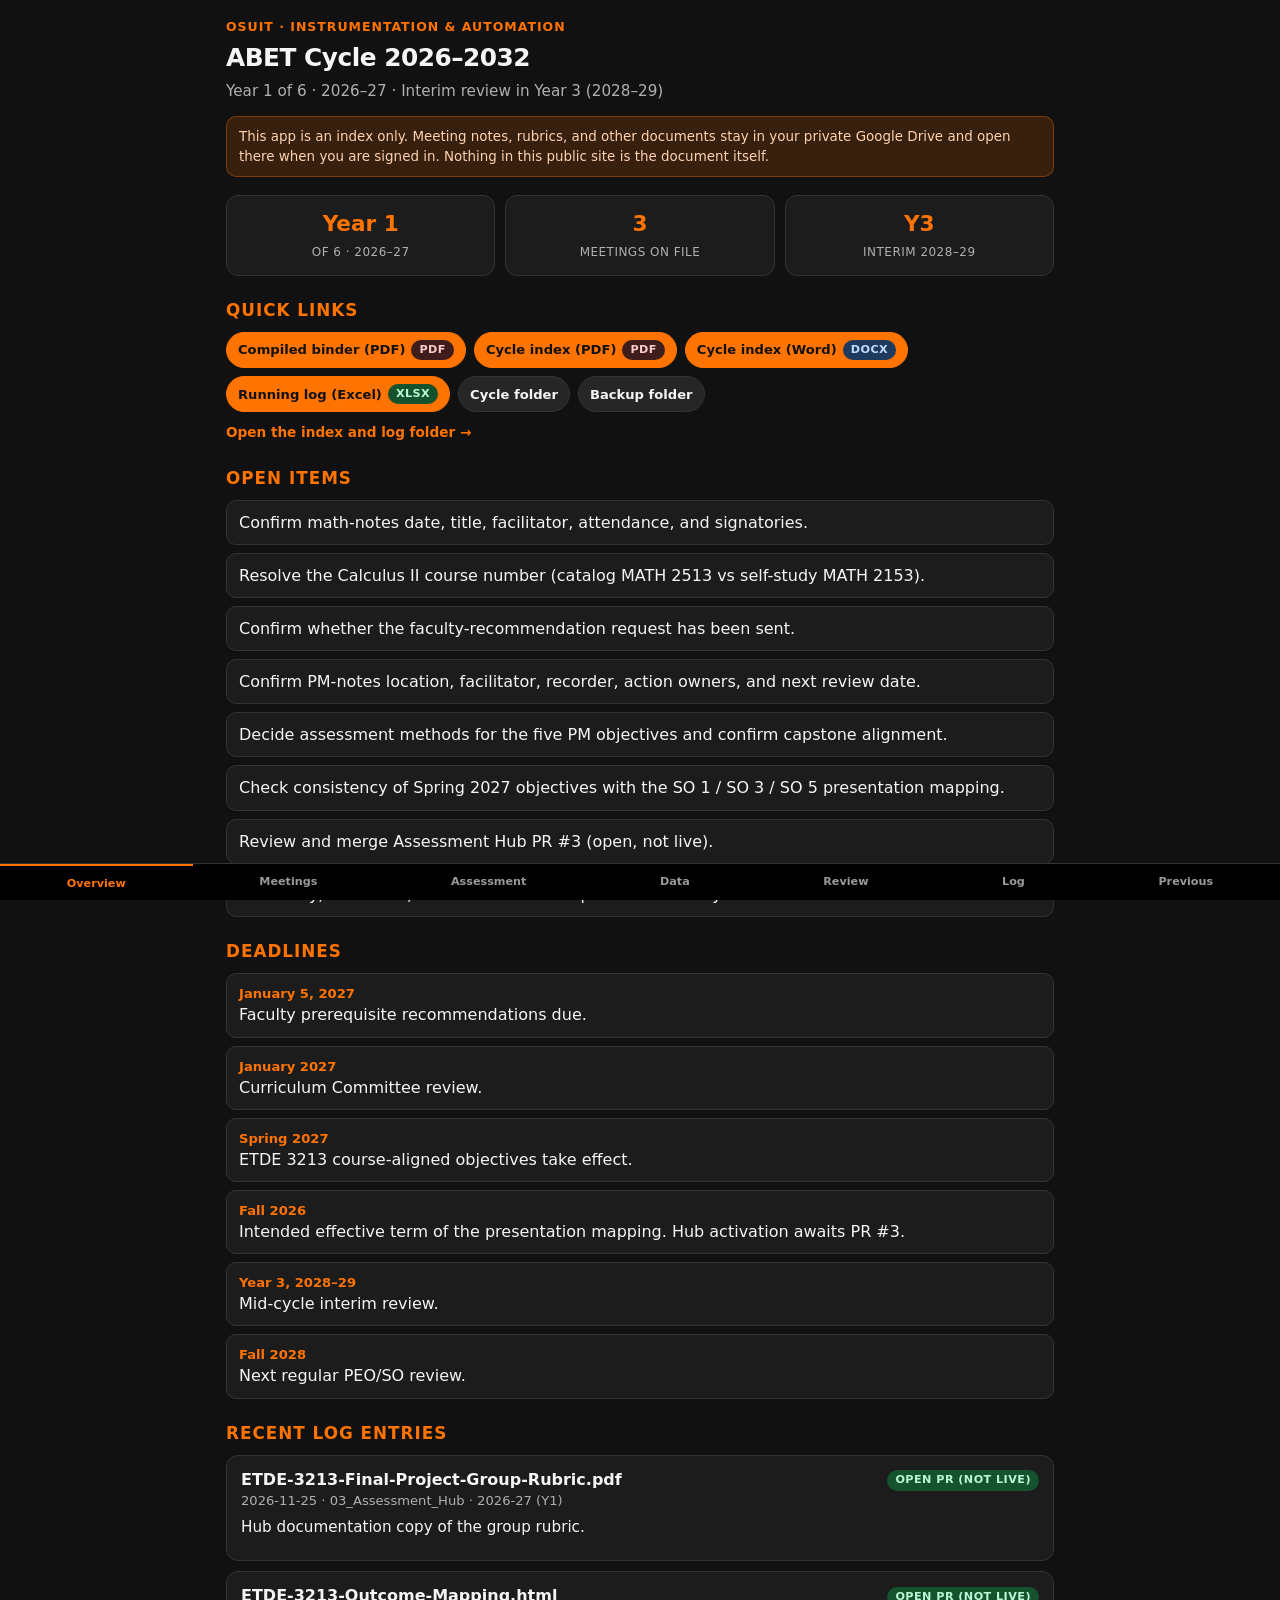
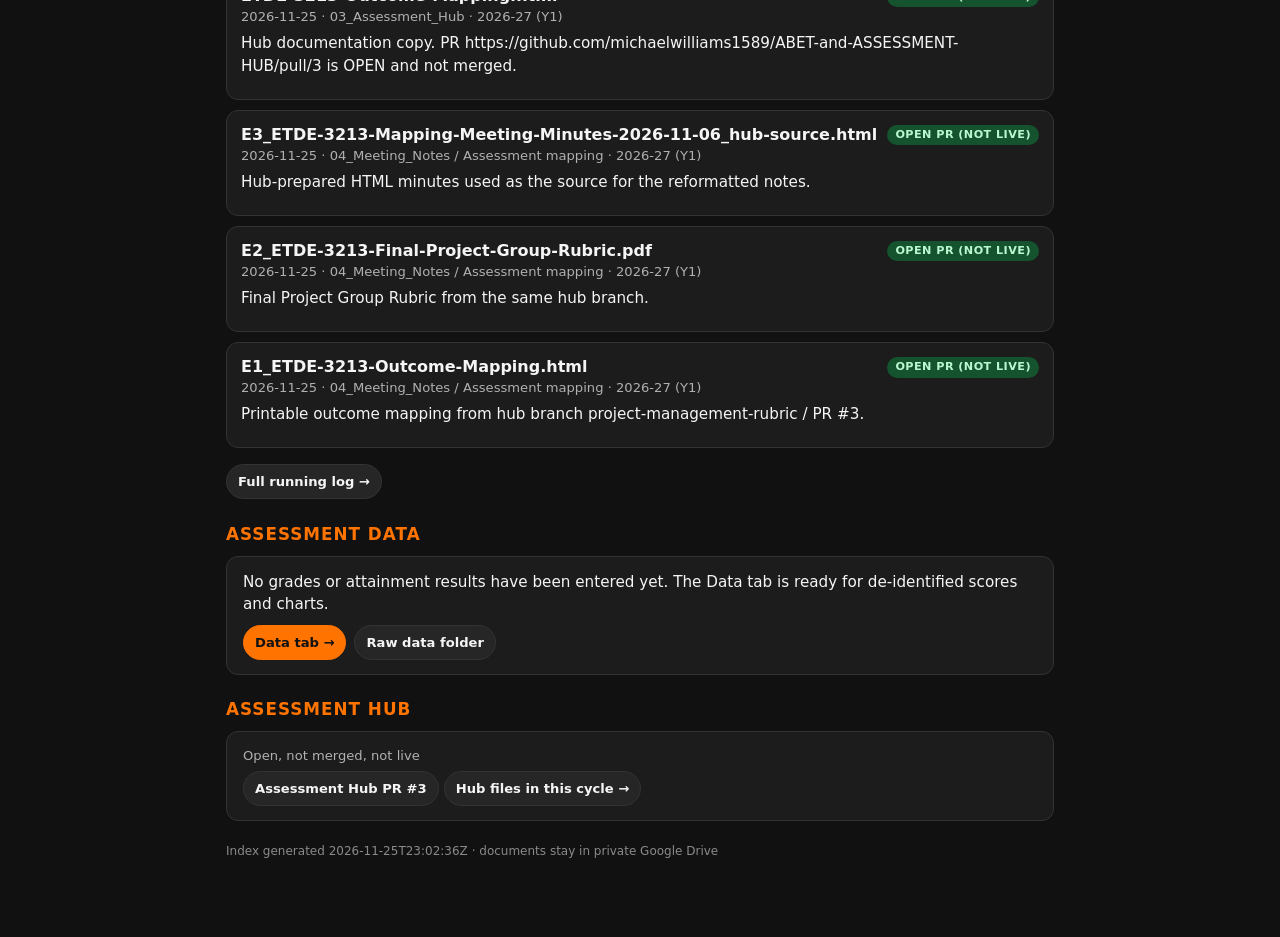
<file: index.html>
<!doctype html>
<html lang="en">
<head>
<meta charset="utf-8">
<meta name="viewport" content="width=device-width, initial-scale=1, viewport-fit=cover">
<meta name="robots" content="noindex, nofollow">
<meta name="theme-color" content="#111111">
<meta name="application-name" content="ABET File">
<meta name="apple-mobile-web-app-capable" content="yes">
<meta name="mobile-web-app-capable" content="yes">
<meta name="apple-mobile-web-app-status-bar-style" content="black-translucent">
<meta name="apple-mobile-web-app-title" content="ABET File">
<link rel="manifest" href="manifest.json?v=3">
<link rel="apple-touch-icon" href="icons/apple-touch-icon.png?v=3">
<link rel="icon" type="image/png" sizes="32x32" href="icons/favicon-32.png?v=3">
<link rel="icon" href="icons/favicon.ico?v=3">
<title>ABET File · Overview</title>
<link rel="stylesheet" href="common.css?v=3">
</head>
<body>
<p class="kicker">OSUIT · Instrumentation &amp; Automation</p>
<h1>ABET Cycle 2026–2032</h1>
<p class="sub">Year 1 of 6 · 2026–27 · Interim review in Year 3 (2028–29)</p>
<p class="privacy">This app is an index only. Meeting notes, rubrics, and other documents stay in your private Google Drive and open there when you are signed in. Nothing in this public site is the document itself.</p>
<main id="app">Loading…</main>
<script src="data.js?v=3"></script>
<script src="common.js?v=3"></script>
</body>
</html>
</file>
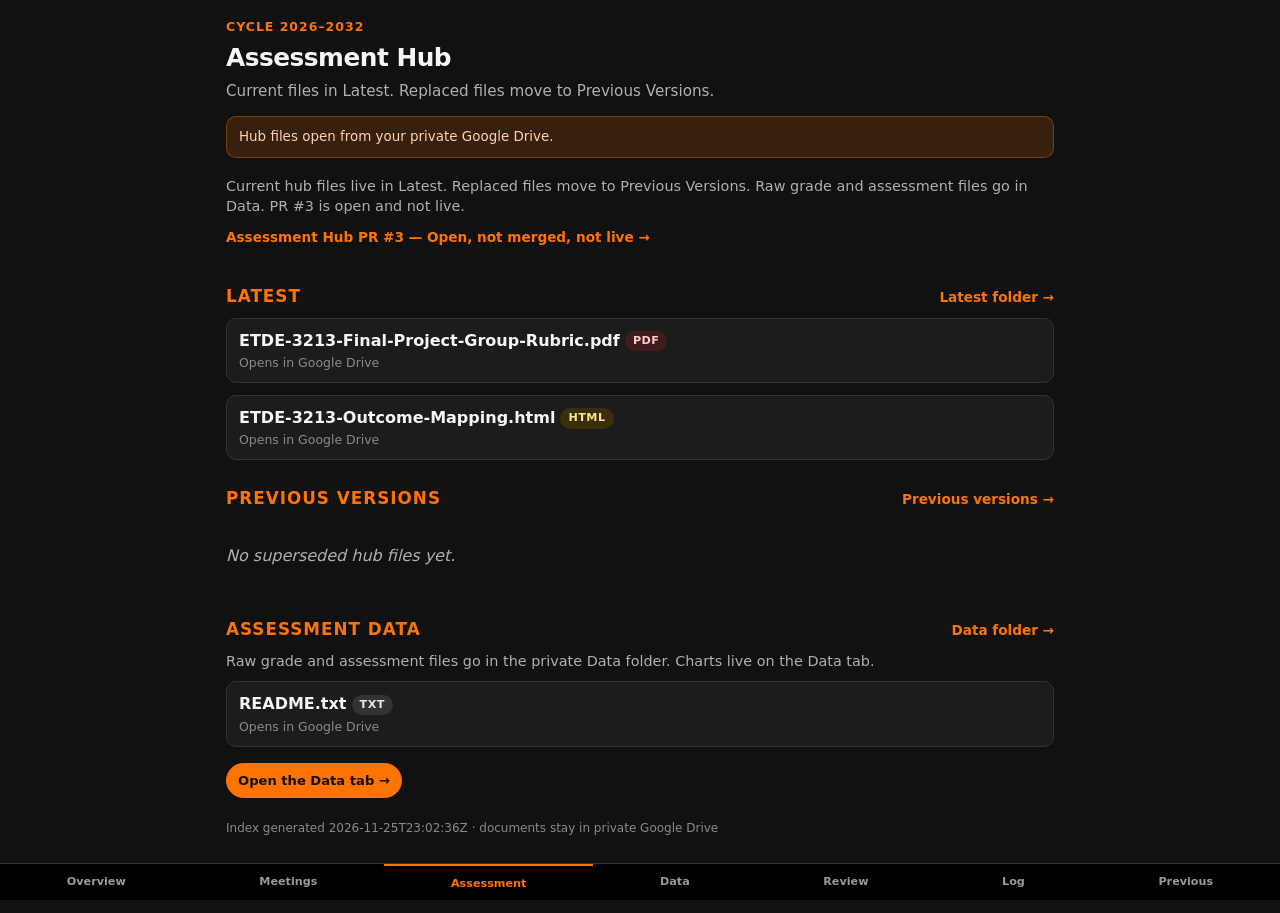
<file: assessment.html>
<!doctype html>
<html lang="en">
<head>
<meta charset="utf-8">
<meta name="viewport" content="width=device-width, initial-scale=1, viewport-fit=cover">
<meta name="robots" content="noindex, nofollow">
<meta name="theme-color" content="#111111">
<meta name="application-name" content="ABET File">
<meta name="apple-mobile-web-app-capable" content="yes">
<meta name="mobile-web-app-capable" content="yes">
<meta name="apple-mobile-web-app-status-bar-style" content="black-translucent">
<meta name="apple-mobile-web-app-title" content="ABET File">
<link rel="manifest" href="manifest.json?v=3">
<link rel="apple-touch-icon" href="icons/apple-touch-icon.png?v=3">
<link rel="icon" type="image/png" sizes="32x32" href="icons/favicon-32.png?v=3">
<link rel="icon" href="icons/favicon.ico?v=3">
<title>ABET File · Assessment Hub</title>
<link rel="stylesheet" href="common.css?v=3">
</head>
<body>
<p class="kicker">Cycle 2026–2032</p>
<h1>Assessment Hub</h1>
<p class="sub">Current files in Latest. Replaced files move to Previous Versions.</p>
<p class="privacy">Hub files open from your private Google Drive.</p>
<main id="app">Loading…</main>
<script src="data.js?v=3"></script>
<script src="common.js?v=3"></script>
</body>
</html>
</file>
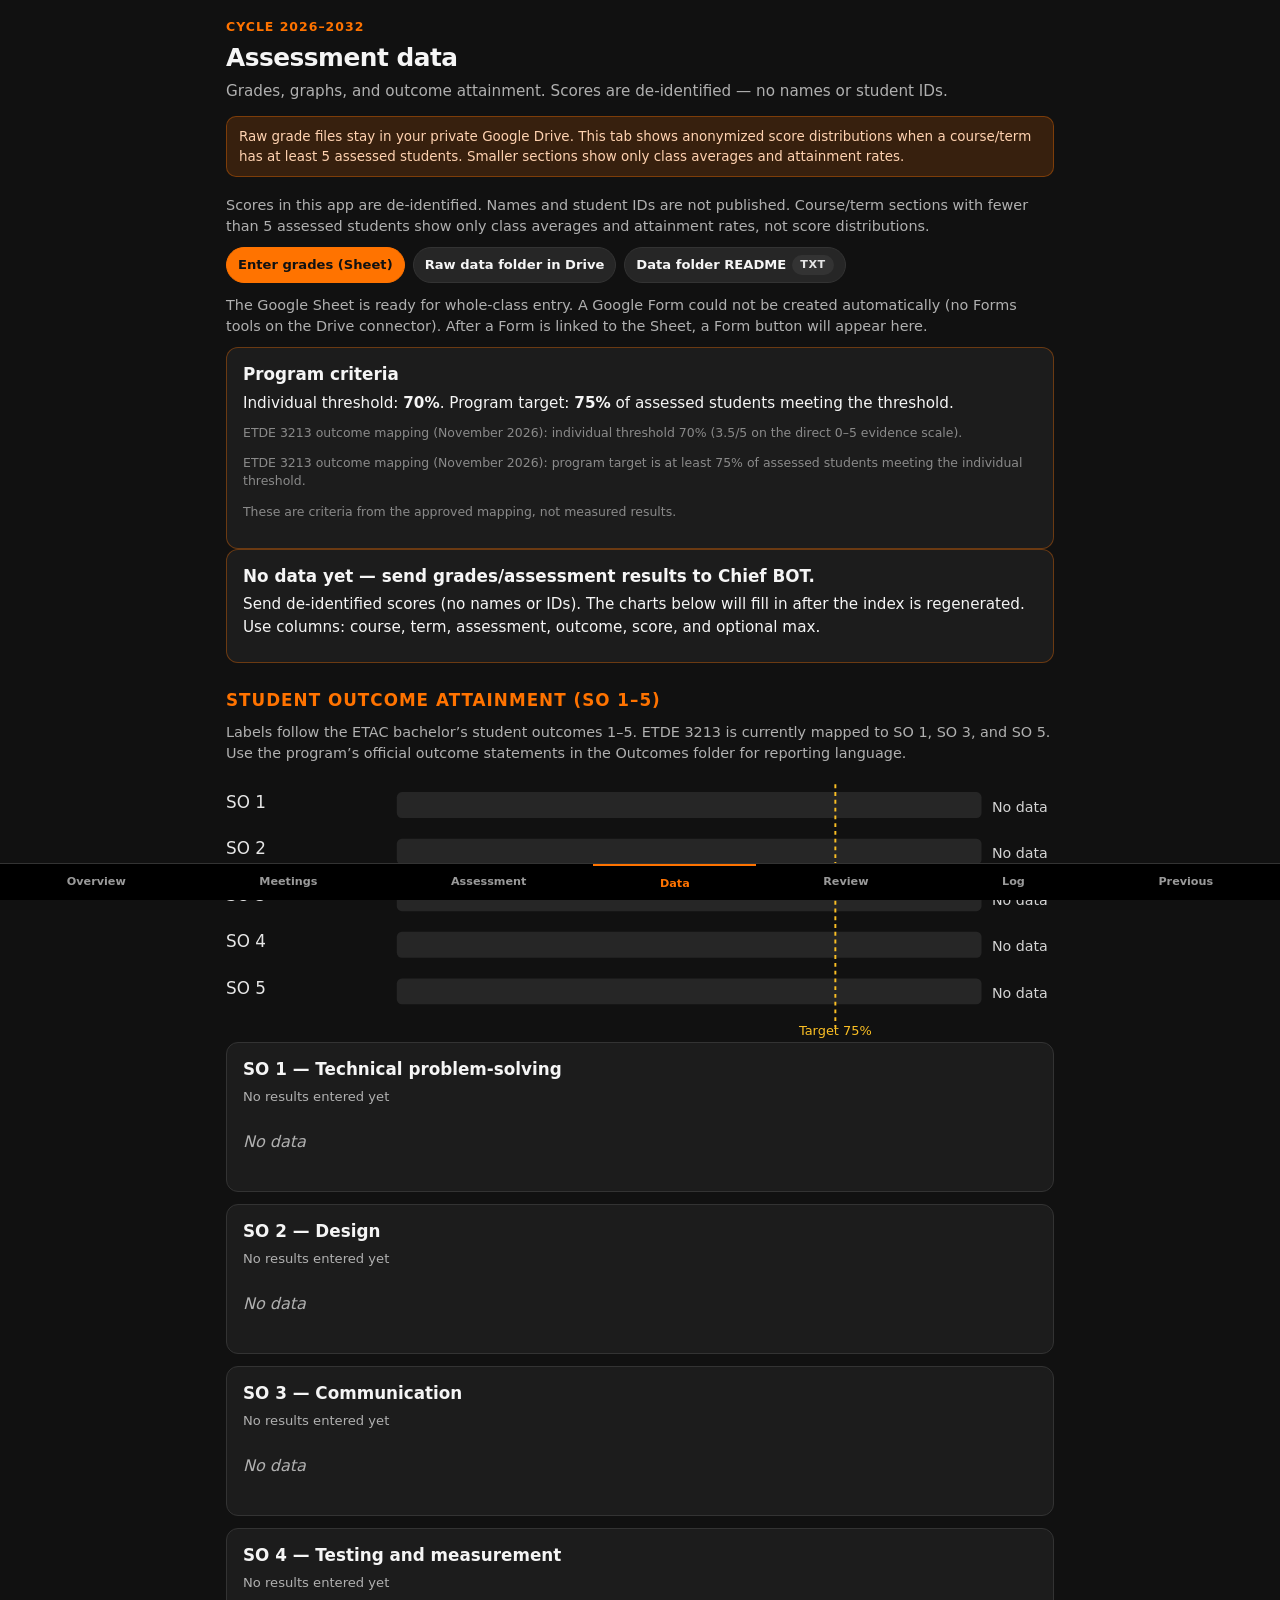
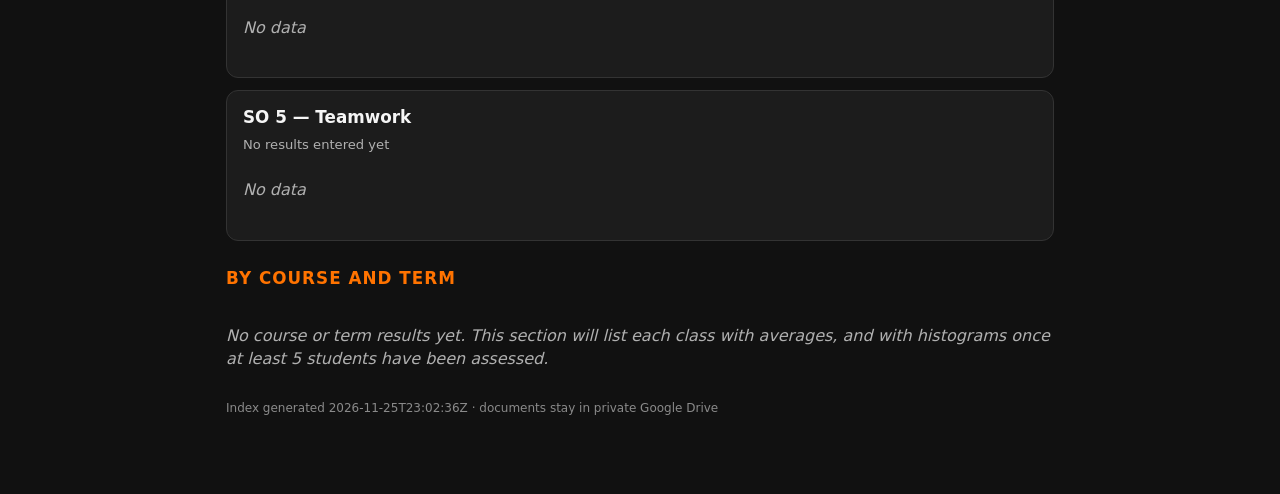
<file: data.html>
<!doctype html>
<html lang="en">
<head>
<meta charset="utf-8">
<meta name="viewport" content="width=device-width, initial-scale=1, viewport-fit=cover">
<meta name="robots" content="noindex, nofollow">
<meta name="theme-color" content="#111111">
<meta name="application-name" content="ABET File">
<meta name="apple-mobile-web-app-capable" content="yes">
<meta name="mobile-web-app-capable" content="yes">
<meta name="apple-mobile-web-app-status-bar-style" content="black-translucent">
<meta name="apple-mobile-web-app-title" content="ABET File">
<link rel="manifest" href="manifest.json?v=3">
<link rel="apple-touch-icon" href="icons/apple-touch-icon.png?v=3">
<link rel="icon" type="image/png" sizes="32x32" href="icons/favicon-32.png?v=3">
<link rel="icon" href="icons/favicon.ico?v=3">
<title>ABET File · Assessment Data</title>
<link rel="stylesheet" href="common.css?v=3">
</head>
<body>
<p class="kicker">Cycle 2026–2032</p>
<h1>Assessment data</h1>
<p class="sub">Grades, graphs, and outcome attainment. Scores are de-identified — no names or student IDs.</p>
<p class="privacy">Raw grade files stay in your private Google Drive. This tab shows anonymized score distributions when a course/term has at least 5 assessed students. Smaller sections show only class averages and attainment rates.</p>
<main id="app">Loading…</main>
<script src="data.js?v=3"></script>
<script src="common.js?v=3"></script>
</body>
</html>
</file>
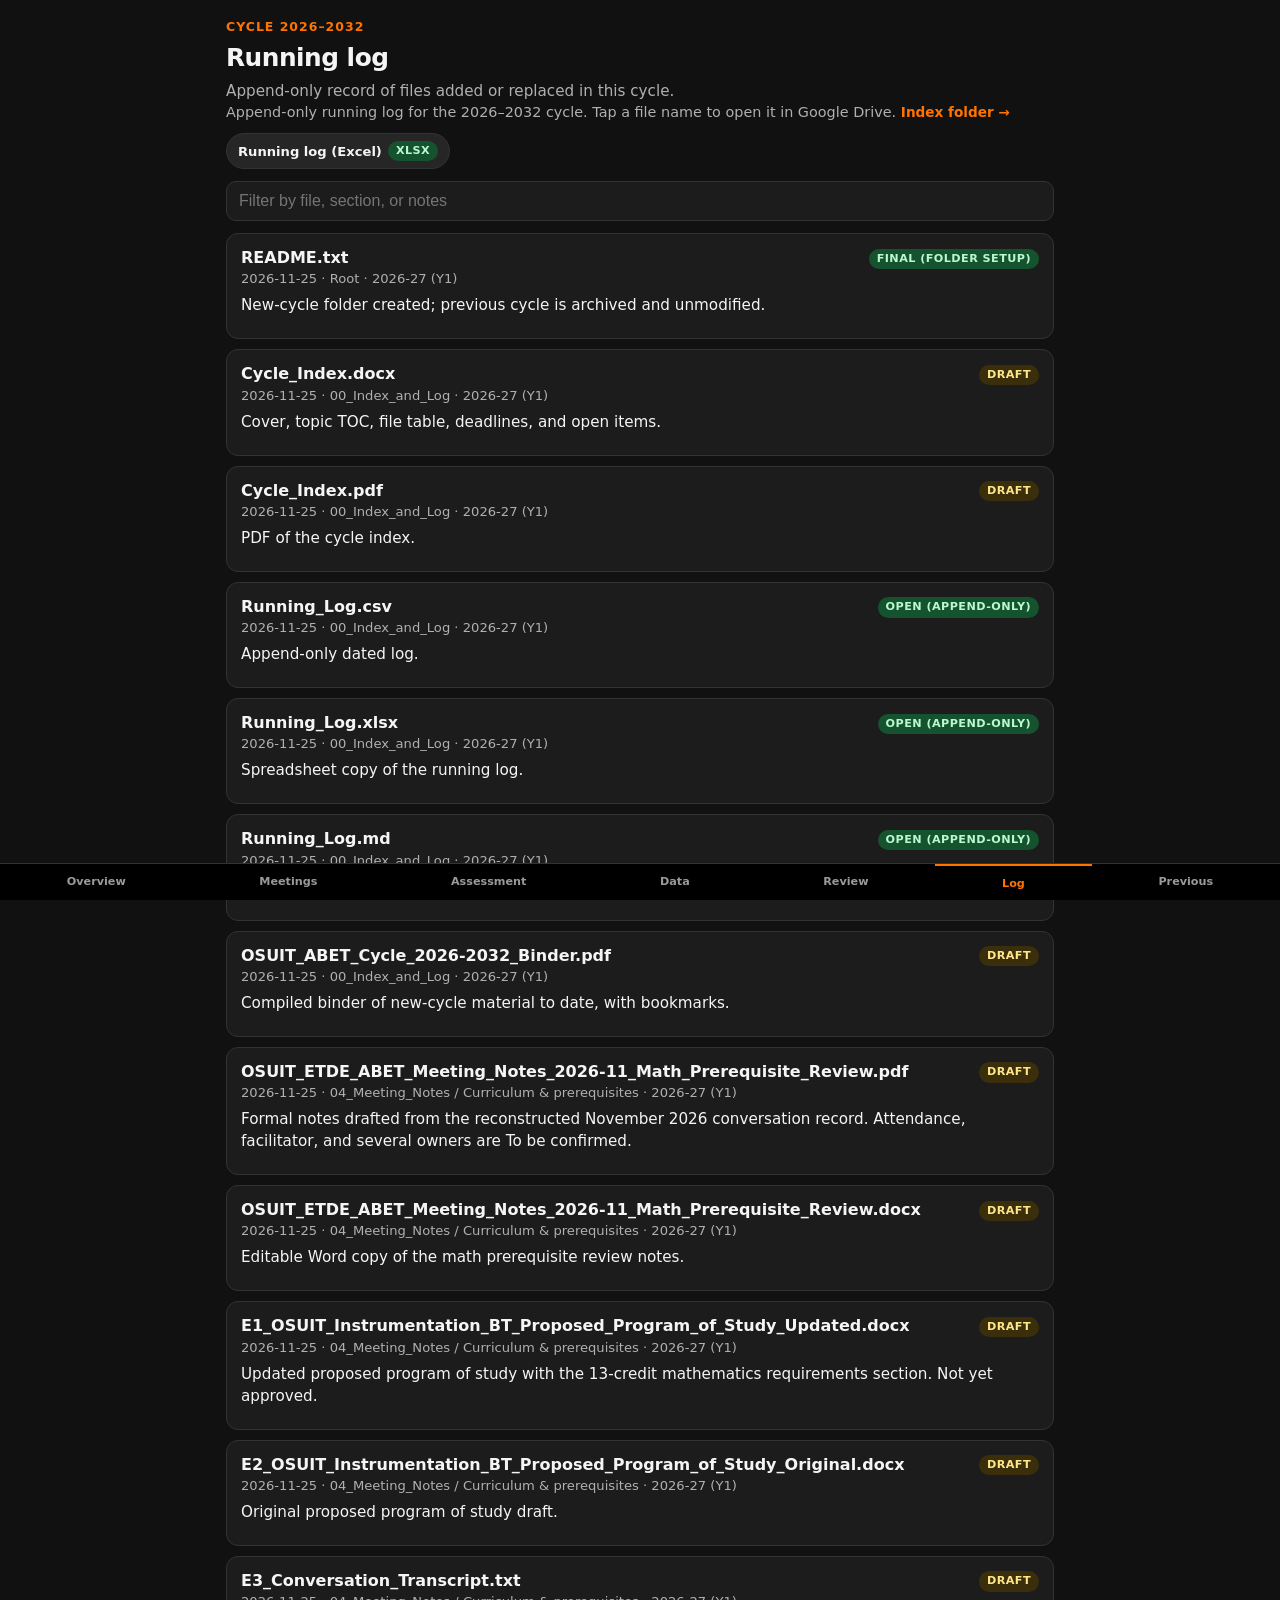
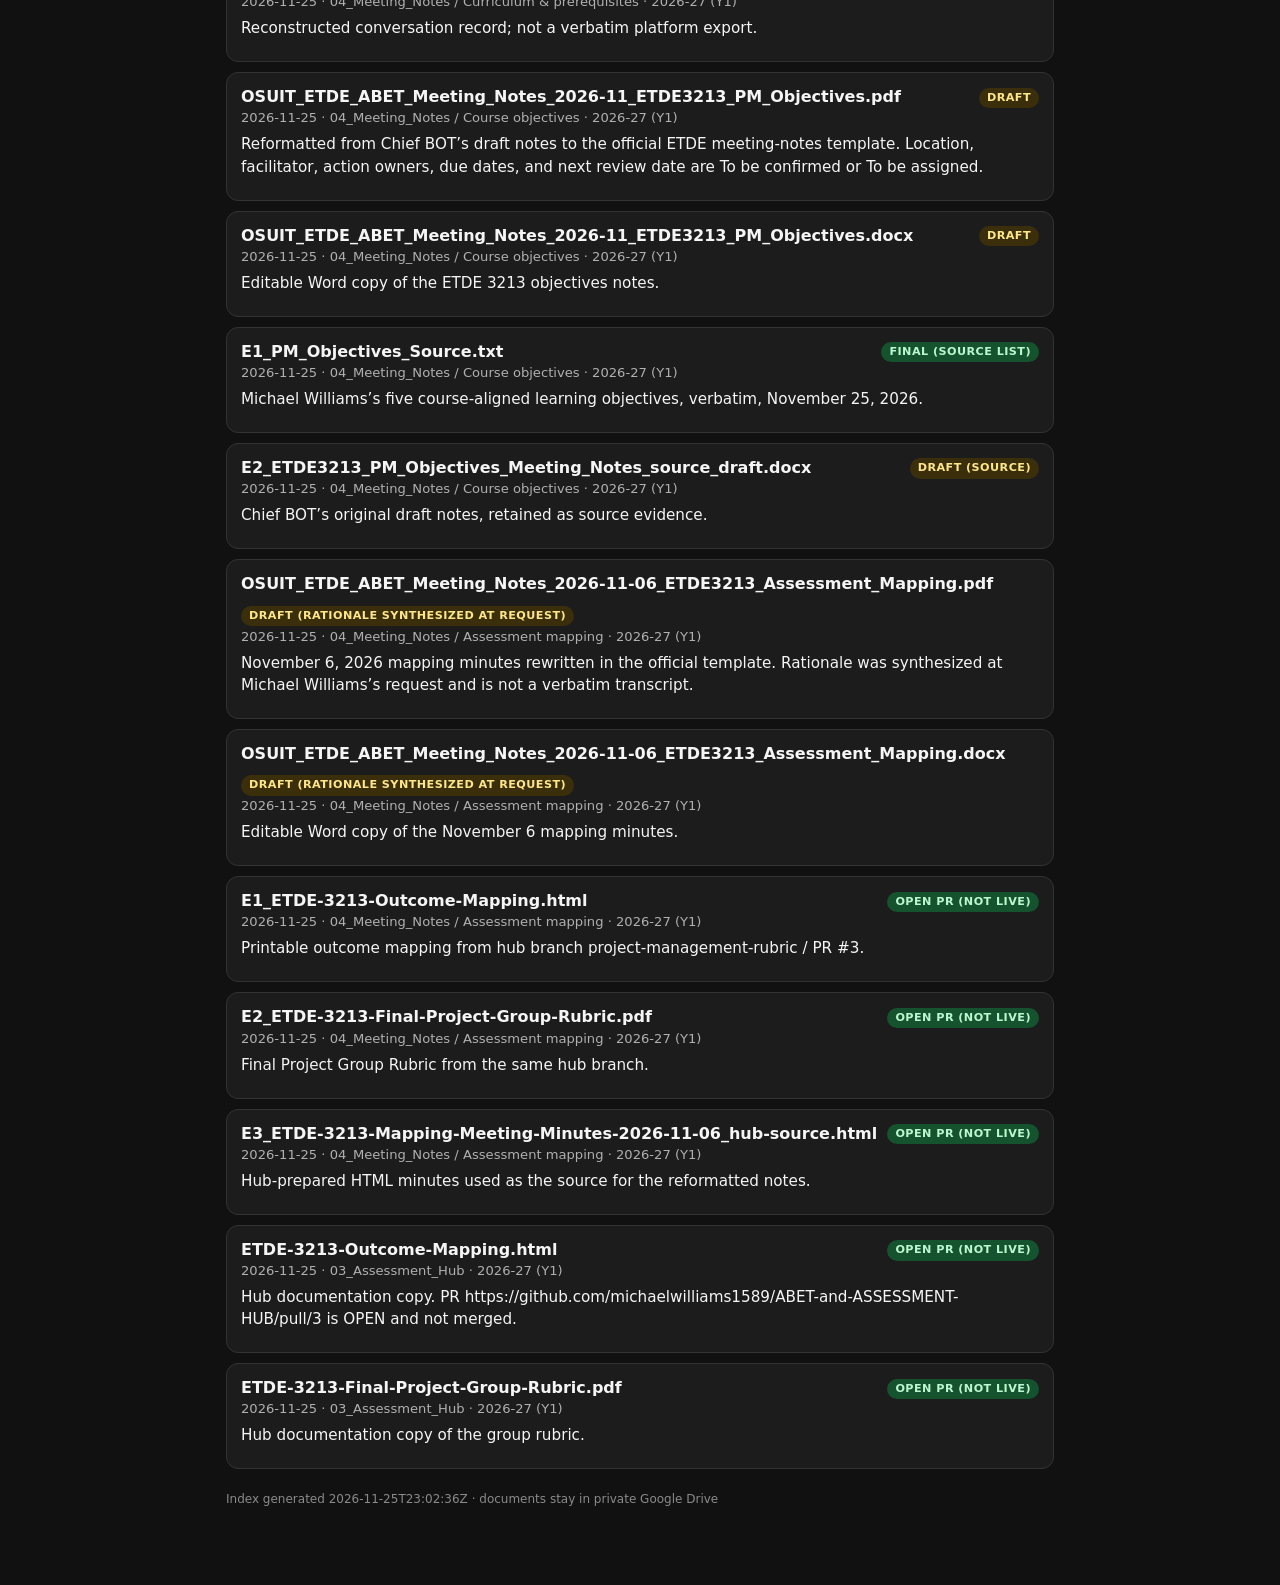
<file: log.html>
<!doctype html>
<html lang="en">
<head>
<meta charset="utf-8">
<meta name="viewport" content="width=device-width, initial-scale=1, viewport-fit=cover">
<meta name="robots" content="noindex, nofollow">
<meta name="theme-color" content="#111111">
<meta name="application-name" content="ABET File">
<meta name="apple-mobile-web-app-capable" content="yes">
<meta name="mobile-web-app-capable" content="yes">
<meta name="apple-mobile-web-app-status-bar-style" content="black-translucent">
<meta name="apple-mobile-web-app-title" content="ABET File">
<link rel="manifest" href="manifest.json?v=3">
<link rel="apple-touch-icon" href="icons/apple-touch-icon.png?v=3">
<link rel="icon" type="image/png" sizes="32x32" href="icons/favicon-32.png?v=3">
<link rel="icon" href="icons/favicon.ico?v=3">
<title>ABET File · Running Log</title>
<link rel="stylesheet" href="common.css?v=3">
</head>
<body>
<p class="kicker">Cycle 2026–2032</p>
<h1>Running log</h1>
<p class="sub">Append-only record of files added or replaced in this cycle.</p>
<main id="app">Loading…</main>
<script src="data.js?v=3"></script>
<script src="common.js?v=3"></script>
</body>
</html>
</file>
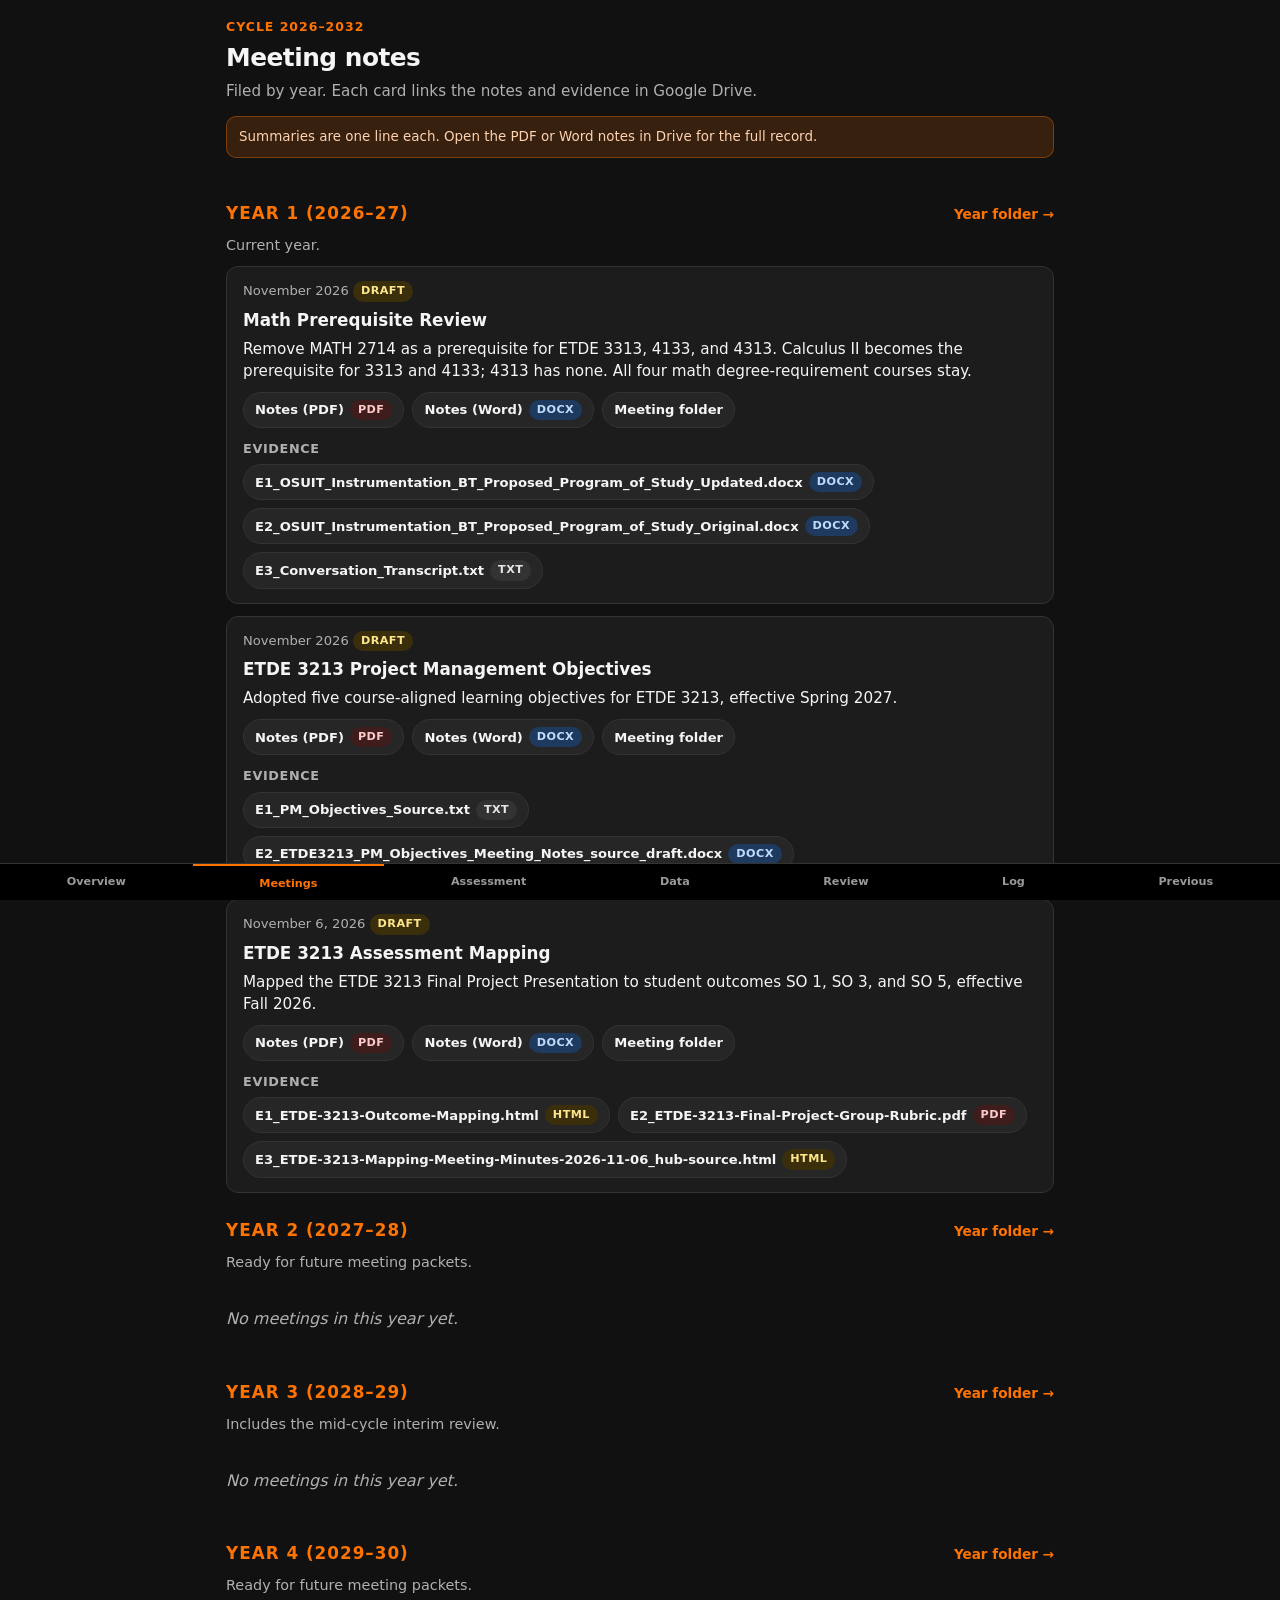
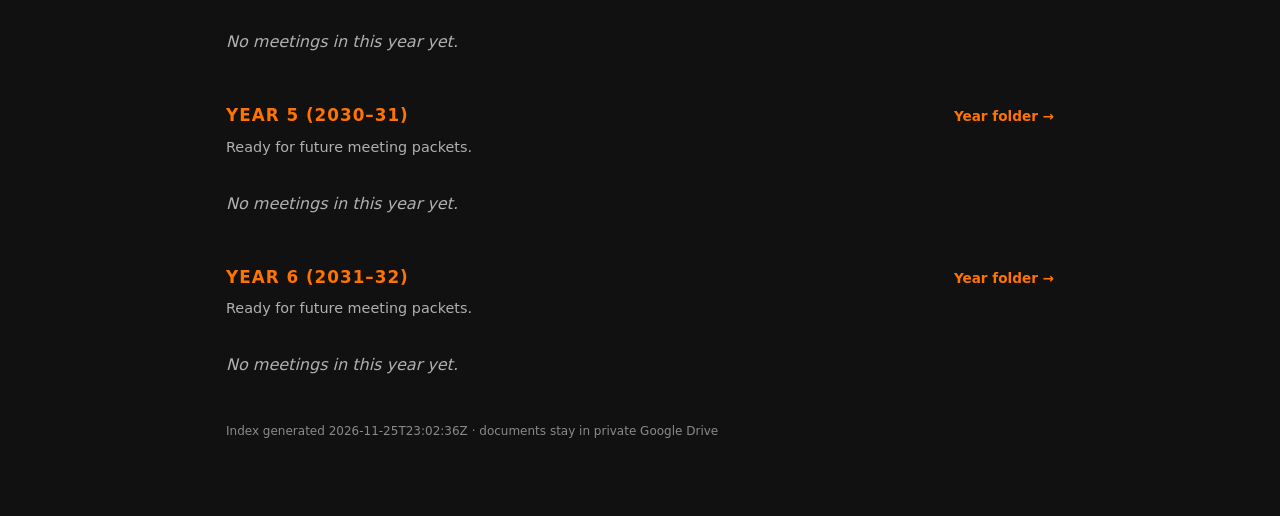
<file: meetings.html>
<!doctype html>
<html lang="en">
<head>
<meta charset="utf-8">
<meta name="viewport" content="width=device-width, initial-scale=1, viewport-fit=cover">
<meta name="robots" content="noindex, nofollow">
<meta name="theme-color" content="#111111">
<meta name="application-name" content="ABET File">
<meta name="apple-mobile-web-app-capable" content="yes">
<meta name="mobile-web-app-capable" content="yes">
<meta name="apple-mobile-web-app-status-bar-style" content="black-translucent">
<meta name="apple-mobile-web-app-title" content="ABET File">
<link rel="manifest" href="manifest.json?v=3">
<link rel="apple-touch-icon" href="icons/apple-touch-icon.png?v=3">
<link rel="icon" type="image/png" sizes="32x32" href="icons/favicon-32.png?v=3">
<link rel="icon" href="icons/favicon.ico?v=3">
<title>ABET File · Meetings</title>
<link rel="stylesheet" href="common.css?v=3">
</head>
<body>
<p class="kicker">Cycle 2026–2032</p>
<h1>Meeting notes</h1>
<p class="sub">Filed by year. Each card links the notes and evidence in Google Drive.</p>
<p class="privacy">Summaries are one line each. Open the PDF or Word notes in Drive for the full record.</p>
<main id="app">Loading…</main>
<script src="data.js?v=3"></script>
<script src="common.js?v=3"></script>
</body>
</html>
</file>
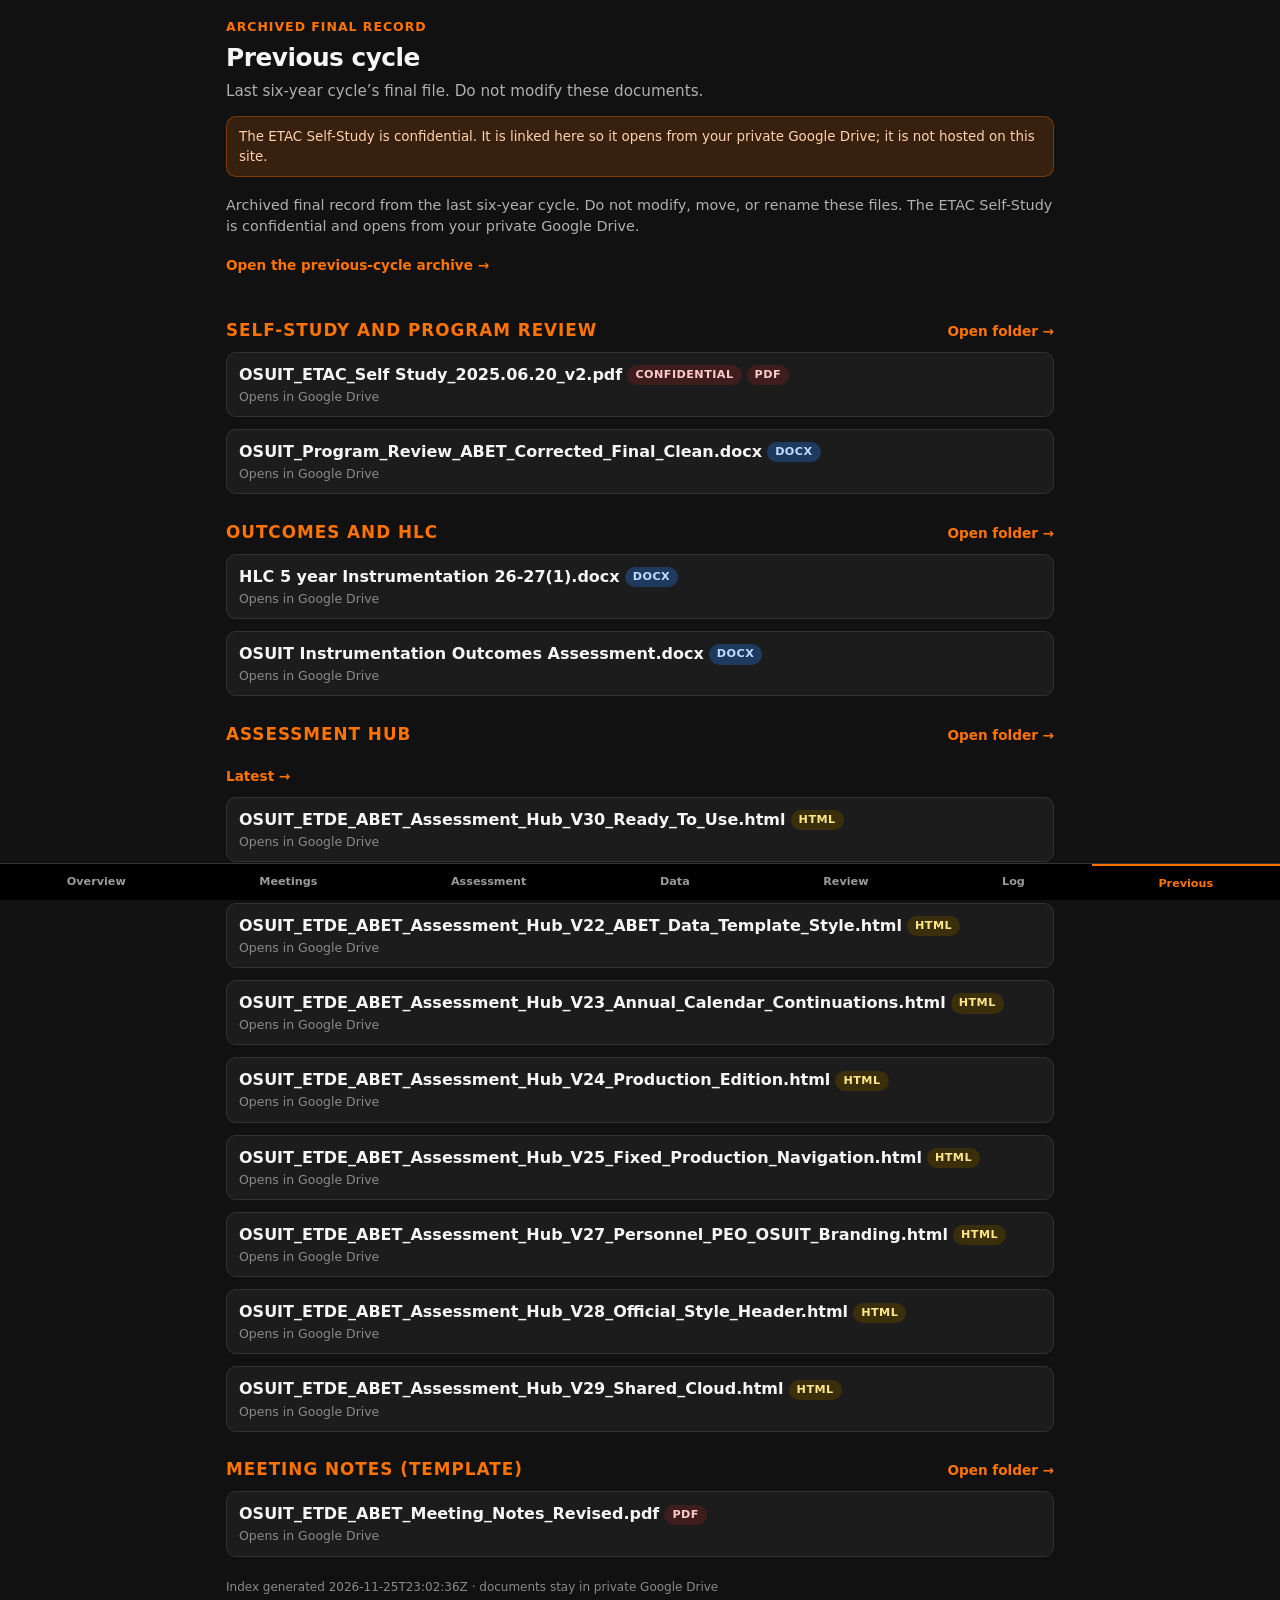
<file: previous.html>
<!doctype html>
<html lang="en">
<head>
<meta charset="utf-8">
<meta name="viewport" content="width=device-width, initial-scale=1, viewport-fit=cover">
<meta name="robots" content="noindex, nofollow">
<meta name="theme-color" content="#111111">
<meta name="application-name" content="ABET File">
<meta name="apple-mobile-web-app-capable" content="yes">
<meta name="mobile-web-app-capable" content="yes">
<meta name="apple-mobile-web-app-status-bar-style" content="black-translucent">
<meta name="apple-mobile-web-app-title" content="ABET File">
<link rel="manifest" href="manifest.json?v=3">
<link rel="apple-touch-icon" href="icons/apple-touch-icon.png?v=3">
<link rel="icon" type="image/png" sizes="32x32" href="icons/favicon-32.png?v=3">
<link rel="icon" href="icons/favicon.ico?v=3">
<title>ABET File · Previous Cycle</title>
<link rel="stylesheet" href="common.css?v=3">
</head>
<body>
<p class="kicker">Archived final record</p>
<h1>Previous cycle</h1>
<p class="sub">Last six-year cycle’s final file. Do not modify these documents.</p>
<p class="privacy">The ETAC Self-Study is confidential. It is linked here so it opens from your private Google Drive; it is not hosted on this site.</p>
<main id="app">Loading…</main>
<script src="data.js?v=3"></script>
<script src="common.js?v=3"></script>
</body>
</html>
</file>
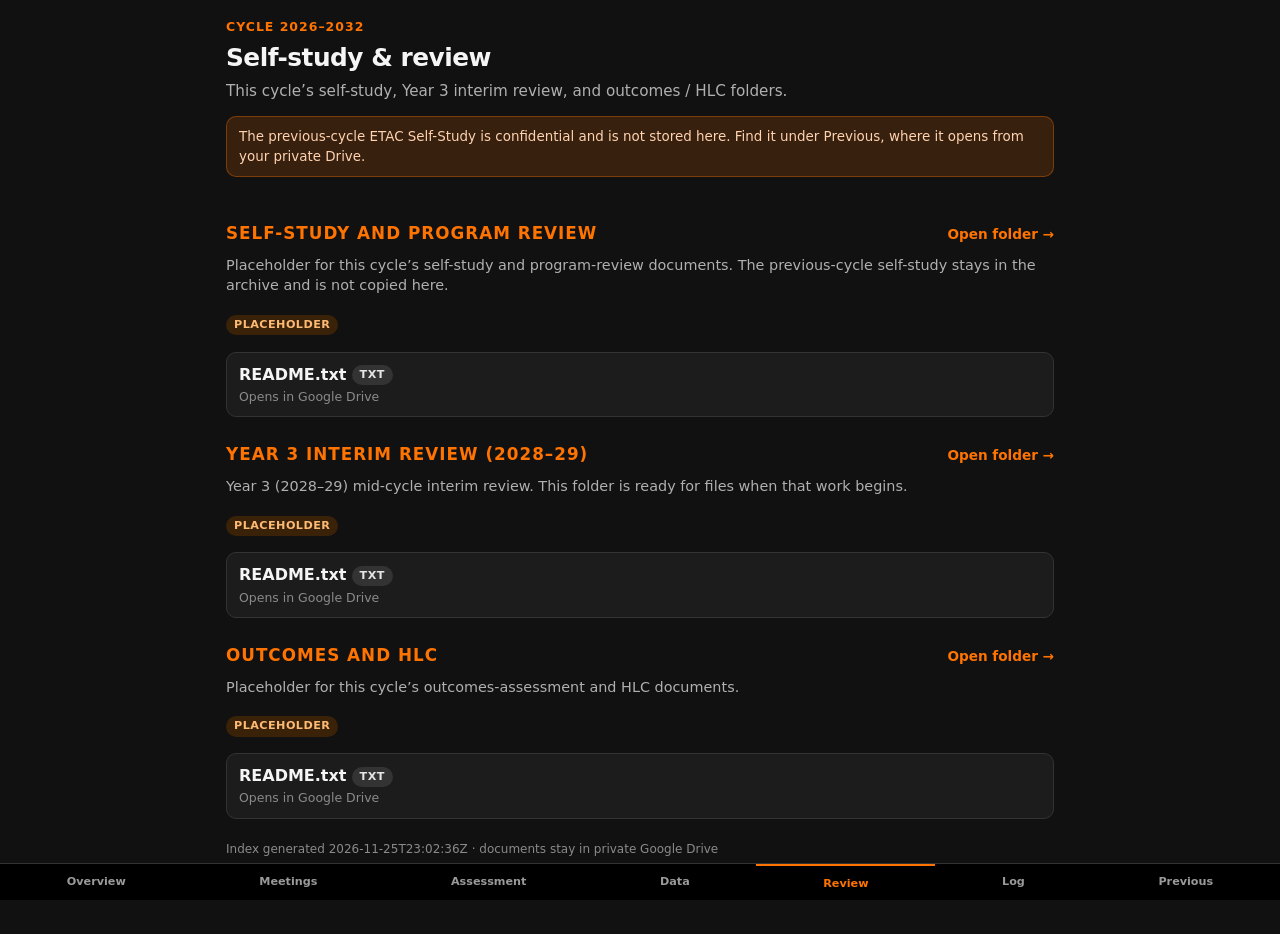
<file: self-study.html>
<!doctype html>
<html lang="en">
<head>
<meta charset="utf-8">
<meta name="viewport" content="width=device-width, initial-scale=1, viewport-fit=cover">
<meta name="robots" content="noindex, nofollow">
<meta name="theme-color" content="#111111">
<meta name="application-name" content="ABET File">
<meta name="apple-mobile-web-app-capable" content="yes">
<meta name="mobile-web-app-capable" content="yes">
<meta name="apple-mobile-web-app-status-bar-style" content="black-translucent">
<meta name="apple-mobile-web-app-title" content="ABET File">
<link rel="manifest" href="manifest.json?v=3">
<link rel="apple-touch-icon" href="icons/apple-touch-icon.png?v=3">
<link rel="icon" type="image/png" sizes="32x32" href="icons/favicon-32.png?v=3">
<link rel="icon" href="icons/favicon.ico?v=3">
<title>ABET File · Self-Study &amp; Review</title>
<link rel="stylesheet" href="common.css?v=3">
</head>
<body>
<p class="kicker">Cycle 2026–2032</p>
<h1>Self-study &amp; review</h1>
<p class="sub">This cycle’s self-study, Year 3 interim review, and outcomes / HLC folders.</p>
<p class="privacy">The previous-cycle ETAC Self-Study is confidential and is not stored here. Find it under Previous, where it opens from your private Drive.</p>
<main id="app">Loading…</main>
<script src="data.js?v=3"></script>
<script src="common.js?v=3"></script>
</body>
</html>
</file>
<file: common.css>
:root {
  --bg: #111111;
  --bg-elev: #1c1c1c;
  --bg-elev-2: #262626;
  --ink: #f5f5f5;
  --muted: #b0b0b0;
  --faint: #8a8a8a;
  --line: #333333;
  --orange: #ff7300;
  --orange-dim: #c85a00;
  --orange-soft: rgba(255, 115, 0, 0.16);
  --good: #4ade80;
  --warn: #fbbf24;
  --info: #7dd3fc;
  --pad-x: calc(16px + env(safe-area-inset-left));
  --pad-r: calc(16px + env(safe-area-inset-right));
  --nav-h: calc(64px + env(safe-area-inset-bottom));
}
* { box-sizing: border-box; }
html, body { margin: 0; padding: 0; background: var(--bg); color: var(--ink); }
body {
  font-family: "Segoe UI", system-ui, -apple-system, Arial, sans-serif;
  line-height: 1.45;
  max-width: 860px;
  margin: 0 auto;
  padding: calc(18px + env(safe-area-inset-top)) var(--pad-r) var(--nav-h) var(--pad-x);
  -webkit-text-size-adjust: 100%;
}
h1 { margin: 0; font-size: 1.55rem; letter-spacing: -0.02em; }
h2 { margin: 1.4rem 0 0.6rem; font-size: 1.05rem; color: var(--orange); text-transform: uppercase; letter-spacing: 0.06em; }
h3 { margin: 0 0 0.35rem; font-size: 1.05rem; }
.kicker { margin: 0 0 4px; color: var(--orange); font-size: 0.78rem; font-weight: 700; letter-spacing: 0.08em; text-transform: uppercase; }
.sub { color: var(--muted); margin: 4px 0 0; font-size: 0.95rem; }
.privacy {
  background: var(--orange-soft);
  border: 1px solid rgba(255, 115, 0, 0.35);
  color: #ffd2b0;
  border-radius: 10px;
  padding: 10px 12px;
  font-size: 0.84rem;
  margin: 14px 0 18px;
}
.banner {
  background: #3a2208;
  color: #fed7aa;
  padding: 8px 12px;
  border-radius: 8px;
  margin-bottom: 12px;
  font-size: 0.85rem;
}
.cards { display: grid; gap: 12px; }
.card, .g {
  background: var(--bg-elev);
  border: 1px solid var(--line);
  border-radius: 12px;
  padding: 14px 16px;
}
.card h3 { color: var(--ink); }
.meta { color: var(--muted); font-size: 0.82rem; margin-bottom: 6px; }
.summary { margin: 0 0 10px; font-size: 0.95rem; }
.row-links, .links { display: flex; flex-wrap: wrap; gap: 8px; }
a.btn, a.link-chip {
  display: inline-flex;
  align-items: center;
  gap: 6px;
  background: var(--bg-elev-2);
  color: var(--ink);
  text-decoration: none;
  border: 1px solid var(--line);
  border-radius: 999px;
  padding: 7px 11px;
  font-size: 0.82rem;
  font-weight: 600;
}
a.btn:hover, a.link-chip:hover, a.card-link:hover { border-color: var(--orange); color: #fff; }
a.btn.primary {
  background: var(--orange);
  border-color: var(--orange);
  color: #111;
}
a.folder { color: var(--orange); font-size: 0.85rem; font-weight: 600; text-decoration: none; }
a.folder:hover { text-decoration: underline; }
.badge {
  display: inline-block;
  font-size: 0.7rem;
  font-weight: 700;
  letter-spacing: 0.04em;
  text-transform: uppercase;
  border-radius: 999px;
  padding: 2px 8px;
  background: var(--bg-elev-2);
  color: var(--muted);
  vertical-align: middle;
}
.badge.pdf { color: #fecaca; background: #3f1d1d; }
.badge.docx, .badge.doc { color: #bfdbfe; background: #1e3a5f; }
.badge.xlsx, .badge.csv { color: #bbf7d0; background: #14532d; }
.badge.html { color: #fde68a; background: #3b2f0b; }
.badge.txt, .badge.md { color: #e5e5e5; background: #333; }
.badge.png, .badge.jpg { color: #ddd6fe; background: #2e1065; }
.badge.draft { color: #fde68a; background: #3b2f0b; }
.badge.final, .badge.open { color: #bbf7d0; background: #14532d; }
.badge.placeholder { color: #fdba74; background: #3a2208; }
.badge.confidential { color: #fecaca; background: #3f1d1d; }
.list { list-style: none; margin: 0; padding: 0; display: grid; gap: 8px; }
.list li, .item {
  background: var(--bg-elev);
  border: 1px solid var(--line);
  border-radius: 10px;
  padding: 10px 12px;
}
.item a, .file-link {
  color: var(--ink);
  text-decoration: none;
  font-weight: 600;
  word-break: break-word;
}
.item a:hover, .file-link:hover { color: var(--orange); }
.item .path, .quiet { color: var(--faint); font-size: 0.78rem; margin-top: 2px; }
.deadline .when { color: var(--orange); font-weight: 700; font-size: 0.82rem; }
.empty {
  color: var(--muted);
  font-style: italic;
  padding: 8px 0;
}
.stats { display: grid; grid-template-columns: repeat(3, 1fr); gap: 10px; margin: 8px 0 16px; }
.stat { background: var(--bg-elev); border: 1px solid var(--line); border-radius: 12px; padding: 12px; text-align: center; }
.stat b { display: block; font-size: 1.35rem; color: var(--orange); }
.stat span { font-size: 0.75rem; color: var(--muted); text-transform: uppercase; letter-spacing: 0.04em; }
.log { display: grid; gap: 10px; }
.log-row { background: var(--bg-elev); border: 1px solid var(--line); border-radius: 12px; padding: 12px 14px; }
.log-row .top { display: flex; justify-content: space-between; gap: 8px; flex-wrap: wrap; align-items: baseline; }
.log-row .file { font-weight: 700; word-break: break-word; }
.log-row .file a { color: inherit; text-decoration: none; }
.log-row .file a:hover { color: var(--orange); }
.filter {
  width: 100%;
  background: var(--bg-elev);
  color: var(--ink);
  border: 1px solid var(--line);
  border-radius: 10px;
  padding: 10px 12px;
  font-size: 1rem;
  margin: 0 0 12px;
}
.year-head { display: flex; justify-content: space-between; align-items: baseline; gap: 8px; flex-wrap: wrap; }
.year-head h2 { margin-top: 1.6rem; }
.note { color: var(--muted); font-size: 0.9rem; margin: 0 0 10px; }
hr.sep { border: 0; border-top: 1px solid var(--line); margin: 22px 0; }
nav {
  position: fixed;
  bottom: 0; left: 0; right: 0;
  padding: 0 env(safe-area-inset-right) env(safe-area-inset-bottom) env(safe-area-inset-left);
  background: #000;
  border-top: 1px solid #333;
  display: flex;
  overflow-x: auto;
  z-index: 9;
  -webkit-overflow-scrolling: touch;
}
nav a {
  flex: 1 0 auto;
  color: #9a9a9a;
  text-decoration: none;
  font-size: 0.72rem;
  font-weight: 600;
  padding: 10px 8px 8px;
  text-align: center;
  white-space: nowrap;
  min-width: 4.4rem;
}
nav a.on { color: var(--orange); border-top: 2px solid var(--orange); }
button, nav a, a.btn, a.link-chip { -webkit-tap-highlight-color: transparent; }
.stamp { color: var(--faint); font-size: 0.75rem; margin-top: 22px; }
@media (max-width: 600px) {
  h1 { font-size: 1.35rem; }
  .stats { grid-template-columns: 1fr 1fr; }
}
.stats.compact { margin: 8px 0 4px; }
.chart-wrap { margin: 8px 0 4px; overflow-x: auto; }
svg.chart { display: block; max-width: 100%; height: auto; }
.chart-label { fill: #e5e5e5; font-size: 13px; font-family: "Segoe UI", system-ui, Arial, sans-serif; }
.chart-val { fill: #d4d4d4; font-size: 11px; font-family: "Segoe UI", system-ui, Arial, sans-serif; }
.chart-axis { fill: #8a8a8a; font-size: 9px; font-family: "Segoe UI", system-ui, Arial, sans-serif; }
.chart-target { fill: #fbbf24; font-size: 10px; font-family: "Segoe UI", system-ui, Arial, sans-serif; }
h3.chart-title { margin-top: 14px; font-size: 0.8rem; color: var(--muted); text-transform: uppercase; letter-spacing: 0.05em; }
.card.criteria, .card.empty-data { border-color: rgba(255, 115, 0, 0.35); }
nav a { min-width: 3.6rem; padding: 10px 6px 8px; font-size: 0.7rem; }
</file>
